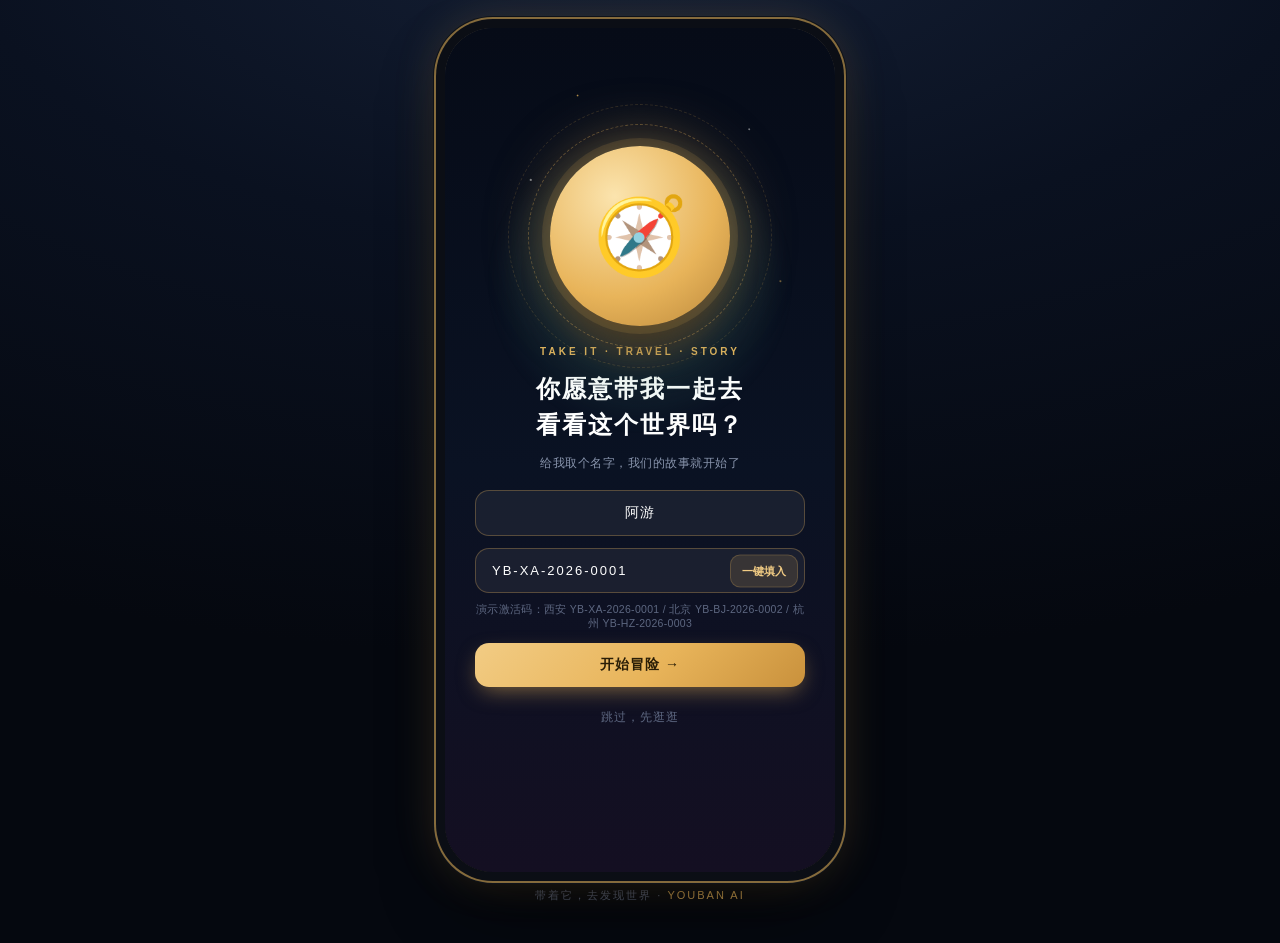
<file: web/c/index.html>
<!DOCTYPE html>
<html lang="zh-CN">
<head>
<meta charset="UTF-8">
<meta name="viewport" content="width=device-width,initial-scale=1,maximum-scale=1,viewport-fit=cover">
<meta name="theme-color" content="#0B1020">
<meta name="description" content="游伴 AI · 带着它，去发现世界。AI 潮玩 × 景区剧本游 × 儿童成长。">
<title>游伴 AI · 旅行潮玩</title>
<link rel="stylesheet" href="app.css">
</head>
<body>

<div class="stage">
  <div class="phone" id="phone">
    <!-- 刘海 + 状态栏（桌面手机外框） -->
    <div class="notch"></div>
    <div class="statusbar">
      <span>9:41</span>
      <span class="sb-right"><span class="bars"><i></i><i></i><i></i><i></i></span>5G<span class="sb-batt"><i></i></span></span>
    </div>

    <!-- ===================== 五大主视图 ===================== -->
    <div class="screens">

      <!-- Tab1 旅伴 · 首页 -->
      <section class="screen active" id="s-home" data-tab="home">
        <div class="view" id="view-home"></div>
      </section>

      <!-- Tab2 探索 · 我的故事地图 -->
      <section class="screen" id="s-explore" data-tab="explore">
        <div class="view" id="view-explore"></div>
      </section>

      <!-- Tab3 对话 · AI 陪伴 -->
      <section class="screen" id="s-chat" data-tab="chat">
        <div class="view" id="view-chat"></div>
      </section>

      <!-- Tab4 剧本 -->
      <section class="screen" id="s-story" data-tab="story">
        <div class="view" id="view-story"></div>
      </section>

      <!-- Tab5 我的 -->
      <section class="screen" id="s-mine" data-tab="mine">
        <div class="view" id="view-mine"></div>
      </section>

    </div>

    <!-- 聊天输入栏（固定在手机底部上方） -->
    <div class="chat-input" id="chatInput">
      <button class="voice" id="btnVoice" title="语音输入" aria-label="语音输入">
        <svg class="ic" style="width:18px;height:18px" viewBox="0 0 24 24"><path d="M12 2a3 3 0 0 0-3 3v7a3 3 0 0 0 6 0V5a3 3 0 0 0-3-3z"/><path d="M19 10v2a7 7 0 0 1-14 0v-2"/><path d="M12 19v3"/></svg>
      </button>
      <button class="locate" id="btnLocate" title="上报位置，触发附近剧情" aria-label="位置上报">
        <svg class="ic" style="width:18px;height:18px" viewBox="0 0 24 24"><circle cx="12" cy="12" r="3"/><path d="M12 2v3M12 19v3M2 12h3M19 12h3"/><circle cx="12" cy="12" r="8"/></svg>
      </button>
      <input type="text" id="chatField" placeholder="和阿游说点什么…" autocomplete="off" maxlength="60">
      <button class="send" id="btnSend" title="发送" aria-label="发送">
        <svg class="ic" style="width:19px;height:19px" viewBox="0 0 24 24"><path d="M22 2 11 13"/><path d="M22 2 15 22l-4-9-9-4z"/></svg>
      </button>
    </div>

    <!-- 底部 Tab -->
    <nav class="tabbar">
      <div class="tab active" data-tab="home">
        <svg class="t-ic ic" viewBox="0 0 24 24"><path d="M3 10.5 12 3l9 7.5"/><path d="M5 9.5V21h14V9.5"/><path d="M9.5 21v-6h5v6"/></svg>
        <span>旅伴</span>
      </div>
      <div class="tab" data-tab="explore">
        <svg class="t-ic ic" viewBox="0 0 24 24"><path d="M3 6.5 9 4l6 2.5L21 4v13.5L15 20l-6-2.5L3 20z"/><path d="M9 4v13.5"/><path d="M15 6.5V20"/></svg>
        <span>探索</span>
      </div>
      <div class="tab center" data-tab="chat">
        <div class="t-ic-wrap"><svg class="t-ic ic" viewBox="0 0 24 24"><path d="M21 11.5a8.4 8.4 0 0 1-8.5 8.5 9 9 0 0 1-3.9-.9L3 21l1.9-5.1A8.4 8.4 0 0 1 4 11.5 8.4 8.4 0 0 1 12.5 3 8.4 8.4 0 0 1 21 11.5z"/></svg></div>
        <span>对话</span>
      </div>
      <div class="tab" data-tab="story">
        <svg class="t-ic ic" viewBox="0 0 24 24"><path d="M4 19.5A2.5 2.5 0 0 1 6.5 17H20"/><path d="M6.5 2H20v20H6.5A2.5 2.5 0 0 1 4 19.5v-15A2.5 2.5 0 0 1 6.5 2z"/><path d="M10 7h6M10 11h4"/></svg>
        <span>剧本</span>
      </div>
      <div class="tab" data-tab="mine">
        <svg class="t-ic ic" viewBox="0 0 24 24"><circle cx="12" cy="8" r="4"/><path d="M4 21a8 8 0 0 1 16 0"/></svg>
        <span>我的</span>
      </div>
    </nav>

    <!-- ===================== 子页面：节点剧情 ===================== -->
    <section class="subpage" id="page-node">
      <div class="navbar">
        <div class="nav-back" id="nodeBack" role="button" aria-label="返回">
          <svg class="ic" style="width:18px;height:18px" viewBox="0 0 24 24"><path d="M15 18l-6-6 6-6"/></svg>
        </div>
        <b id="nodeNavTitle">剧情节点</b>
        <span class="nav-sub" id="nodeNavSub">STORY NODE</span>
      </div>
      <div class="subpage-scroll" id="nodeBody"></div>
    </section>

    <!-- ===================== 子页面：家长模式 · 成长报告 ===================== -->
    <section class="subpage" id="page-parent">
      <div class="navbar">
        <div class="nav-back" id="parentBack" role="button" aria-label="返回">
          <svg class="ic" style="width:18px;height:18px" viewBox="0 0 24 24"><path d="M15 18l-6-6 6-6"/></svg>
        </div>
        <b id="parentNavTitle">家长模式</b>
        <span class="nav-sub" id="parentNavSub">成长报告</span>
      </div>
      <div class="subpage-scroll" id="parentBody"></div>
    </section>

    <!-- ===================== 换装抽屉 ===================== -->
    <div class="drawer-mask" id="drawerMask">
      <div class="drawer">
        <div class="drawer-head">
          <div class="nav-back" id="drawerBack" role="button" aria-label="返回">
            <svg class="ic" style="width:18px;height:18px" viewBox="0 0 24 24"><path d="M15 18l-6-6 6-6"/></svg>
          </div>
          <b>我的潮玩 · 换装</b>
          <i id="drawerSub">装扮</i>
        </div>
        <div class="drawer-body" id="drawerBody"></div>
      </div>
    </div>

    <!-- ===================== 开箱激活引导 ===================== -->
    <div class="onboard" id="onboard">
      <div class="ob-inner">
        <div class="ob-glow"></div>
        <div class="ob-mascot" id="obMascot">🧭</div>
        <div class="ob-kicker">TAKE IT · TRAVEL · STORY</div>
        <h2>你愿意带我一起去<br>看看这个世界吗？</h2>
        <p>给我取个名字，我们的故事就开始了</p>

        <div class="ob-input">
          <input id="obName" type="text" placeholder="给伙伴取名，如「阿游」" maxlength="8" value="阿游">
        </div>
        <div class="ob-input ob-code">
          <input id="obCode" type="text" placeholder="输入潮玩底部的激活码" value="YB-XA-2026-0001" spellcheck="false" autocomplete="off">
          <button type="button" class="ob-fill" id="obFill">一键填入</button>
        </div>
        <div class="ob-hintline">演示激活码：西安 YB-XA-2026-0001 / 北京 YB-BJ-2026-0002 / 杭州 YB-HZ-2026-0003</div>

        <button class="btn-gold" id="obStart">开始冒险 →</button>
        <div class="ob-skip" id="obSkip">跳过，先逛逛</div>
      </div>
    </div>

    <!-- 加载遮罩 -->
    <div id="loading"><div class="ring"></div><p id="loadingText">正在连接阿游…</p></div>

    <!-- Toast -->
    <div id="toast-wrap"></div>

    <!-- 徽章解锁弹窗 -->
    <div class="modal-mask" id="modalMask">
      <div class="badge-pop" id="badgePop"></div>
    </div>
  </div>
</div>

<div class="footer-note">带着它，去发现世界 · <em>YOUBAN AI</em></div>

<script src="app.js"></script>
</body>
</html>
</file>
<file: web/c/app.css>
/* ============================================================================
   游伴 AI (YOUBAN AI) · C 端 H5 样式
   风格：高级潮玩 + 未来旅行 + 儿童探索
   约定：深色卡牌 / 细描边 / 大圆角 16-22px / 金色发光
   ============================================================================ */

/* ---------- 0. 设计令牌 ---------- */
:root{
  /* 品牌色（规范） */
  --night:#0B1020;      /* 深夜蓝 · 页面底色 */
  --warm:#F5F1E8;       /* 暖白 · 主文字 */
  --gold:#E8B45A;       /* 沙金 · 主强调 */
  --gold-l:#F2CC84;     /* 浅沙金 */
  --forest:#4FA08C;     /* 森林绿 · 次强调 */
  --orange:#F0873F;     /* 活力橙 · 警示/热度 */

  /* 派生令牌 */
  --card:rgba(255,255,255,.045);
  --card-2:rgba(255,255,255,.08);
  --line:1px solid rgba(255,255,255,.07);
  --gold-line:1px solid rgba(232,180,90,.22);
  --sub:#8894AC;
  --sub-2:#5D6780;
  --violet:#8A7BD8;
  --txt:#EDE9E0;
  --dark-ink:#2A1E07;

  --ff:-apple-system,BlinkMacSystemFont,"PingFang SC","Hiragino Sans GB","Microsoft YaHei",sans-serif;
  --ff-t:"STKaiti","KaiTi","Songti SC","PingFang SC",serif;
  --ease:cubic-bezier(.22,1,.36,1);

  --glow-gold:0 0 40px rgba(232,180,90,.25);
  --glow-gold-s:0 8px 22px -6px rgba(232,180,90,.55);
  --glow-forest:0 0 18px rgba(79,160,140,.6);
}

*{margin:0;padding:0;box-sizing:border-box;-webkit-tap-highlight-color:transparent}
html,body{width:100%}
body{
  font-family:var(--ff);color:var(--warm);
  background:radial-gradient(120% 80% at 50% -10%,#152036 0%,#0A1120 45%,#05080F 100%);
  min-height:100vh;padding:28px 16px 40px;
  display:flex;flex-direction:column;align-items:center;gap:16px;
}
button,input,textarea{font-family:var(--ff);color:inherit}
img{max-width:100%}

/* ---------- 1. 手机外框（桌面） ---------- */
.stage{position:relative;width:390px;margin:0 auto;flex:none}
.phone{
  position:relative;width:390px;height:844px;border-radius:48px;overflow:hidden;
  background:linear-gradient(180deg,#0B1220 0%,#080D19 100%);
  box-shadow:
    0 0 0 9px #0B0E15,
    0 0 0 11px rgba(232,180,90,.55),
    0 0 0 12px #0e1219,
    0 0 46px 6px rgba(232,180,90,.20),
    0 34px 70px -12px rgba(0,0,0,.85),
    inset 0 0 0 1px rgba(255,255,255,.04);
}
.notch{position:absolute;top:11px;left:50%;transform:translateX(-50%);width:112px;height:26px;background:#04060B;border-radius:16px;z-index:90}
.statusbar{
  position:absolute;top:0;left:0;right:0;height:47px;z-index:80;
  display:flex;align-items:center;justify-content:space-between;padding:14px 26px 0;
  font-size:13px;font-weight:600;color:#fff;pointer-events:none;letter-spacing:.4px;
}
.sb-right{display:flex;align-items:center;gap:5px;font-size:11px;letter-spacing:1px;opacity:.95}
.sb-right .bars{display:flex;align-items:flex-end;gap:2px}
.sb-right .bars i{display:block;width:2.5px;background:#fff;border-radius:1px}
.sb-right .bars i:nth-child(1){height:4px}
.sb-right .bars i:nth-child(2){height:6px}
.sb-right .bars i:nth-child(3){height:8px}
.sb-right .bars i:nth-child(4){height:10px}
.sb-batt{width:20px;height:10px;border:1.4px solid rgba(255,255,255,.9);border-radius:3px;position:relative;margin-left:3px}
.sb-batt::after{content:"";position:absolute;right:-3px;top:50%;transform:translateY(-50%);width:2px;height:4px;background:rgba(255,255,255,.9);border-radius:0 1px 1px 0}
.sb-batt i{position:absolute;left:1.4px;top:1.4px;bottom:1.4px;width:70%;background:#fff;border-radius:1px}

/* ---------- 2. 屏幕与滚动 ---------- */
.screens{position:absolute;inset:0;z-index:10}
.screen{
  position:absolute;inset:0;display:none;flex-direction:column;
  padding:47px 18px 98px;overflow-y:auto;overscroll-behavior:contain;
}
.screen.active{display:flex}
.screen::-webkit-scrollbar{display:none}
.view{display:flex;flex-direction:column;min-height:100%}
.screen.active .view>*{animation:fadeUp .5s var(--ease) both}
.screen.active .view>*:nth-child(1){animation-delay:.02s}
.screen.active .view>*:nth-child(2){animation-delay:.06s}
.screen.active .view>*:nth-child(3){animation-delay:.10s}
.screen.active .view>*:nth-child(4){animation-delay:.14s}
.screen.active .view>*:nth-child(5){animation-delay:.18s}
.screen.active .view>*:nth-child(6){animation-delay:.22s}
.screen.active .view>*:nth-child(n+7){animation-delay:.26s}

/* ---------- 3. 通用组件 ---------- */
.sec{margin-top:18px}
.sec-title{display:flex;align-items:center;justify-content:space-between;margin-bottom:11px}
.sec-title b{font-size:15px;font-weight:600;letter-spacing:.3px;color:#fff}
.sec-title b::before{content:"";display:inline-block;width:3px;height:13px;background:var(--gold);border-radius:2px;margin-right:8px;vertical-align:-1px}
.sec-title span{font-size:11px;color:var(--sub)}
.card{background:var(--card);border:var(--line);border-radius:18px}
.card-pad{padding:14px}
.btn-gold{
  display:inline-flex;align-items:center;justify-content:center;gap:6px;width:100%;
  background:linear-gradient(135deg,var(--gold-l),var(--gold) 55%,#C9913C);color:var(--dark-ink);
  font-size:14px;font-weight:700;letter-spacing:1px;border:none;border-radius:14px;padding:13px;
  box-shadow:var(--glow-gold-s);cursor:pointer;transition:transform .25s var(--ease),filter .25s;
}
.btn-gold:active{transform:scale(.97)}
.btn-gold[disabled]{filter:grayscale(.45) brightness(.85);cursor:default;box-shadow:none}
.btn-ghost{
  display:inline-flex;align-items:center;justify-content:center;gap:6px;width:100%;
  background:rgba(232,180,90,.08);border:var(--gold-line);color:var(--gold-l);
  font-size:13px;font-weight:600;border-radius:14px;padding:12px;cursor:pointer;transition:.25s var(--ease);
}
.btn-ghost:active{transform:scale(.97);background:rgba(232,180,90,.16)}
.btn-sm{width:auto;padding:8px 14px;font-size:12px;border-radius:11px}
svg.ic{width:20px;height:20px;stroke:currentColor;fill:none;stroke-width:1.8;stroke-linecap:round;stroke-linejoin:round}
.muted{color:var(--sub);font-size:11.5px;line-height:1.6}
.empty-note{font-size:12px;color:var(--sub);text-align:center;padding:22px 10px;line-height:1.7}

/* 骨架屏 */
.sk{position:relative;overflow:hidden;background:rgba(255,255,255,.05);border-radius:14px}
.sk::after{content:"";position:absolute;inset:0;transform:translateX(-100%);
  background:linear-gradient(90deg,transparent,rgba(232,180,90,.14),transparent);animation:shimmer 1.3s infinite}
.sk-line{height:12px;margin-bottom:9px}
.sk-card{height:86px;margin-bottom:11px;border-radius:18px}
.sk-hero{height:250px;border-radius:22px;margin-bottom:16px}
.sk-row{display:grid;grid-template-columns:repeat(4,1fr);gap:10px;margin-bottom:14px}
.sk-row .sk{height:78px}

/* 金色脉冲点 loading */
.loading-line{display:flex;align-items:center;justify-content:center;gap:7px;padding:16px 0;color:var(--gold-l);font-size:12px}
.pulse-dots i{display:inline-block;width:6px;height:6px;margin:0 2px;border-radius:50%;background:var(--gold);animation:blink 1.1s infinite}
.pulse-dots i:nth-child(2){animation-delay:.16s}
.pulse-dots i:nth-child(3){animation-delay:.32s}

/* 错误态（不允许白屏） */
.err-box{
  margin:26px 4px;padding:24px 18px;border-radius:20px;text-align:center;
  background:linear-gradient(135deg,rgba(240,135,63,.12),rgba(255,255,255,.03));
  border:1px solid rgba(240,135,63,.3);
}
.err-box .e-ic{font-size:30px;filter:drop-shadow(0 0 12px rgba(240,135,63,.5))}
.err-box b{display:block;margin:10px 0 6px;font-size:14px;color:#FFE3CE}
.err-box p{font-size:12px;color:var(--sub);line-height:1.7;margin-bottom:15px;word-break:break-all}

/* Toast */
#toast-wrap{position:absolute;left:0;right:0;bottom:118px;z-index:130;display:flex;flex-direction:column;align-items:center;gap:8px;pointer-events:none}
.toast{
  max-width:286px;background:rgba(20,26,44,.97);border:var(--gold-line);color:var(--gold-l);
  font-size:12.5px;padding:11px 18px;border-radius:14px;text-align:center;line-height:1.55;
  box-shadow:0 10px 30px -8px rgba(0,0,0,.85);animation:toastIn .35s var(--ease) both;
}
.toast.err{border-color:rgba(240,135,63,.5);color:#FFD3B4;background:rgba(40,22,14,.97)}
.toast.out{animation:toastOut .3s var(--ease) both}

/* 全屏 loading 遮罩 */
#loading{position:absolute;inset:0;z-index:110;display:none;align-items:center;justify-content:center;flex-direction:column;gap:14px;
  background:rgba(6,10,20,.72);backdrop-filter:blur(6px)}
#loading.show{display:flex}
#loading .ring{width:52px;height:52px;border-radius:50%;border:2px solid rgba(232,180,90,.2);border-top-color:var(--gold);animation:spin .9s linear infinite}
#loading p{font-size:12px;color:var(--gold-l);letter-spacing:1px}

/* 子页面（页内导航） */
.subpage{
  position:absolute;inset:0;z-index:74;display:none;flex-direction:column;
  background:linear-gradient(180deg,#0A1020 0%,#070B16 100%);
}
.subpage.show{display:flex;animation:slideIn .42s var(--ease) both}
.navbar{
  flex:none;height:100px;padding:47px 16px 0;display:flex;align-items:center;gap:10px;
  background:linear-gradient(180deg,rgba(10,16,32,.98),rgba(10,16,32,.72));
  backdrop-filter:blur(14px);border-bottom:1px solid rgba(255,255,255,.05);
}
.nav-back{
  width:36px;height:36px;border-radius:12px;background:var(--card);border:var(--line);
  display:flex;align-items:center;justify-content:center;color:var(--warm);cursor:pointer;flex:none;
}
.nav-back:active{transform:scale(.94)}
.navbar b{font-size:14.5px;font-weight:600;letter-spacing:.5px}
.navbar .nav-sub{font-size:10.5px;color:var(--sub);margin-left:auto;letter-spacing:.5px}
.subpage-scroll{flex:1;overflow-y:auto;padding:16px 18px 30px;overscroll-behavior:contain}
.subpage-scroll::-webkit-scrollbar{display:none}

/* 底部抽屉 */
.drawer-mask{position:absolute;inset:0;z-index:120;background:rgba(4,7,14,.72);backdrop-filter:blur(4px);display:none;align-items:flex-end}
.drawer-mask.show{display:flex;animation:fadeIn .3s ease both}
.drawer{
  width:100%;max-height:78%;border-radius:24px 24px 0 0;display:flex;flex-direction:column;
  background:linear-gradient(180deg,#101830,#0A1020);border-top:var(--gold-line);
  box-shadow:var(--glow-gold);animation:drawerUp .42s var(--ease) both;
}
.drawer-head{padding:16px 18px 12px;display:flex;align-items:center;gap:10px;border-bottom:1px solid rgba(255,255,255,.06)}
.drawer-head b{font-size:14.5px}
.drawer-head i{font-style:normal;font-size:10.5px;color:var(--sub);margin-left:auto}
.drawer-body{padding:16px 18px 26px;overflow-y:auto}
.drawer-body::-webkit-scrollbar{display:none}

/* 徽章解锁弹窗 */
.modal-mask{position:absolute;inset:0;z-index:140;display:none;align-items:center;justify-content:center;padding:0 34px;
  background:rgba(4,7,14,.82);backdrop-filter:blur(6px)}
.modal-mask.show{display:flex;animation:fadeIn .3s ease both}
.badge-pop{
  width:100%;border-radius:24px;padding:26px 20px 20px;text-align:center;position:relative;overflow:hidden;
  background:
    radial-gradient(circle at 50% 0%,rgba(232,180,90,.34),transparent 62%),
    linear-gradient(135deg,rgba(43,32,64,.96),rgba(14,20,38,.98));
  border:var(--gold-line);box-shadow:var(--glow-gold);
}
.badge-pop .kicker{font-size:10px;letter-spacing:3px;color:var(--gold);font-weight:600}
.badge-pop .b-emoji{
  width:104px;height:104px;margin:14px auto;border-radius:50%;display:flex;align-items:center;justify-content:center;
  font-size:48px;background:radial-gradient(circle at 38% 30%,#FBE4AE,var(--gold) 62%,#B9863A);
  box-shadow:0 0 0 6px rgba(232,180,90,.16),0 0 42px rgba(232,180,90,.7);
  animation:badgeIn .8s var(--ease) both;
}
.badge-pop h3{font-family:var(--ff-t);font-size:22px;letter-spacing:3px;color:#fff}
.badge-pop p{font-size:12px;color:var(--sub);margin:9px 0 18px;line-height:1.7}
.badge-pop .rays{position:absolute;inset:-40% -40% auto;height:280px;
  background:conic-gradient(from 0deg,transparent 0 8deg,rgba(232,180,90,.20) 8deg 14deg,transparent 14deg 30deg);
  animation:spin 22s linear infinite;pointer-events:none;opacity:.7}

/* 粒子 & 成长值飘字 */
.particles{position:absolute;inset:0;pointer-events:none;overflow:hidden}
.particles i{position:absolute;bottom:6%;width:6px;height:6px;border-radius:50%;
  background:radial-gradient(circle,var(--gold-l),var(--gold));box-shadow:0 0 10px rgba(232,180,90,.9);
  animation:rise 1.7s var(--ease) both}
.gain-float{position:absolute;left:50%;bottom:38%;transform:translateX(-50%);display:flex;flex-direction:column;gap:6px;align-items:center;pointer-events:none;z-index:1}
.gain-float span{
  font-size:14px;font-weight:700;color:var(--gold-l);text-shadow:0 0 16px rgba(232,180,90,.9);
  animation:gainUp 1.8s var(--ease) both;white-space:nowrap;
}

/* ---------- 4. 底部 Tab ---------- */
.tabbar{
  position:absolute;left:0;right:0;bottom:0;height:84px;z-index:70;
  display:flex;align-items:flex-start;justify-content:space-around;padding:9px 8px 0;
  background:linear-gradient(180deg,rgba(8,13,26,.65),rgba(6,10,20,.97) 45%);
  backdrop-filter:blur(18px);border-top:1px solid rgba(255,255,255,.06);
}
.tab{display:flex;flex-direction:column;align-items:center;gap:4px;width:60px;padding-top:6px;cursor:pointer;color:var(--sub-2);transition:.25s var(--ease)}
.tab .t-ic{width:24px;height:24px}
.tab span{font-size:10px;letter-spacing:.5px;font-weight:500}
.tab.active{color:var(--gold)}
.tab.active .t-ic{filter:drop-shadow(0 0 6px rgba(232,180,90,.7))}
.tab.center{position:relative;top:-20px;width:66px}
.tab.center .t-ic-wrap{
  width:56px;height:56px;border-radius:50%;
  background:radial-gradient(circle at 35% 30%,#FBE4AE,var(--gold) 60%,#B9863A);
  display:flex;align-items:center;justify-content:center;
  box-shadow:0 0 0 5px rgba(8,13,26,.92),0 0 0 6px rgba(232,180,90,.35),0 12px 24px -6px rgba(232,180,90,.6);
  transition:transform .3s var(--ease);
}
.tab.center:active .t-ic-wrap{transform:scale(.94)}
.tab.center .t-ic{width:27px;height:27px;stroke:var(--dark-ink);stroke-width:2}
.tab.center span{color:var(--gold);margin-top:2px}

/* ---------- 5. 开箱激活引导 ---------- */
.onboard{
  position:absolute;inset:0;z-index:120;display:flex;align-items:center;justify-content:center;overflow:hidden;
  background:
    radial-gradient(1.6px 1.6px at 22% 18%,rgba(255,255,255,.7),transparent),
    radial-gradient(1.4px 1.4px at 78% 12%,rgba(255,255,255,.6),transparent),
    radial-gradient(1.6px 1.6px at 64% 26%,rgba(255,255,255,.5),transparent),
    radial-gradient(1.4px 1.4px at 34% 8%,rgba(232,180,90,.8),transparent),
    radial-gradient(1.5px 1.5px at 86% 30%,rgba(232,180,90,.6),transparent),
    linear-gradient(180deg,#060B17 0%,#0A1223 52%,#140F22 100%);
  transition:opacity .5s var(--ease),transform .5s var(--ease);
}
.onboard.hide{opacity:0;pointer-events:none;transform:scale(1.05)}
.ob-inner{position:relative;width:100%;padding:0 30px 30px;display:flex;flex-direction:column;align-items:center;text-align:center}
.ob-glow{position:absolute;top:-2%;width:310px;height:310px;border-radius:50%;
  background:radial-gradient(circle,rgba(232,180,90,.4),rgba(79,160,140,.12) 44%,transparent 68%);
  filter:blur(6px);animation:glowpulse 4.5s ease-in-out infinite;pointer-events:none}
.ob-mascot{
  position:relative;width:180px;height:180px;margin-top:8px;border-radius:50%;
  display:flex;align-items:center;justify-content:center;font-size:76px;
  background:radial-gradient(circle at 36% 28%,#FBE4AE,var(--gold) 58%,#B9863A 100%);
  box-shadow:0 0 0 8px rgba(232,180,90,.13),0 0 60px rgba(232,180,90,.5),0 26px 40px -18px rgba(0,0,0,.9);
  animation:floaty 6s ease-in-out infinite;
}
.ob-mascot::after{content:"";position:absolute;inset:-22px;border-radius:50%;border:1px dashed rgba(232,180,90,.34);animation:spin 26s linear infinite}
.ob-mascot::before{content:"";position:absolute;inset:-42px;border-radius:50%;border:1px dashed rgba(232,180,90,.16)}
.ob-kicker{font-size:10px;letter-spacing:3px;color:var(--gold);margin:20px 0 14px;font-weight:600}
.ob-inner h2{font-family:var(--ff-t);font-size:24px;line-height:1.5;color:#fff;letter-spacing:2px;font-weight:700}
.ob-inner>p{font-size:12px;color:var(--sub);margin:12px 0 18px;letter-spacing:.5px}
.ob-input{width:100%;margin-bottom:12px;position:relative}
.ob-input input{
  width:100%;background:rgba(255,255,255,.06);border:1px solid rgba(232,180,90,.3);border-radius:14px;
  padding:14px 16px;color:#fff;font-size:14px;text-align:center;outline:none;letter-spacing:1px;transition:.25s var(--ease);
}
.ob-input input:focus{border-color:var(--gold);box-shadow:0 0 0 3px rgba(232,180,90,.14)}
.ob-input input::placeholder{color:var(--sub-2);letter-spacing:.5px}
.ob-code input{font-size:13px;letter-spacing:2px;padding-right:96px;text-align:left}
.ob-code .ob-fill{
  position:absolute;right:7px;top:50%;transform:translateY(-50%);
  background:rgba(232,180,90,.14);border:var(--gold-line);color:var(--gold-l);
  font-size:11px;font-weight:600;padding:8px 11px;border-radius:10px;cursor:pointer;
}
.ob-code .ob-fill:active{background:rgba(232,180,90,.26)}
.ob-hintline{font-size:10.5px;color:var(--sub-2);margin:-2px 0 12px;letter-spacing:.3px}
.ob-skip{margin-top:16px;font-size:12px;color:var(--sub-2);letter-spacing:1px;cursor:pointer;padding:6px 12px}
.ob-skip:active{color:var(--sub)}

/* ---------- 6. 旅伴首页 ---------- */
.hero-top{display:flex;align-items:flex-start;justify-content:space-between;padding-top:6px;gap:10px}
.loc{display:flex;gap:9px;align-items:center;min-width:0}
.loc-dot{width:9px;height:9px;border-radius:50%;background:var(--forest);box-shadow:0 0 0 4px rgba(79,160,140,.18);animation:glowpulse 2.4s ease-in-out infinite;flex:none}
.loc b{display:block;font-size:15px;color:#fff;font-weight:600;letter-spacing:.3px;white-space:nowrap;overflow:hidden;text-overflow:ellipsis}
.loc i{display:block;font-style:normal;font-size:11px;color:var(--sub);margin-top:3px}
.ic-btn{width:38px;height:38px;border-radius:12px;background:var(--card);border:1px solid rgba(255,255,255,.08);display:flex;align-items:center;justify-content:center;color:var(--sub);position:relative;cursor:pointer;flex:none}
.ic-btn .dot{position:absolute;top:8px;right:9px;width:7px;height:7px;border-radius:50%;background:var(--orange);box-shadow:0 0 0 2px #0D1424}

.mascot-wrap{position:relative;height:300px;margin-top:6px;display:flex;align-items:center;justify-content:center}
.halo{position:absolute;width:280px;height:280px;border-radius:50%;
  background:radial-gradient(circle,rgba(232,180,90,.32) 0%,rgba(79,160,140,.12) 42%,transparent 68%);
  filter:blur(6px);animation:glowpulse 4s ease-in-out infinite}
.halo-2{position:absolute;width:216px;height:216px;border-radius:50%;border:1px dashed rgba(232,180,90,.26);animation:spin 40s linear infinite}
.halo-2::after{content:"";position:absolute;inset:20px;border-radius:50%;border:1px dashed rgba(232,180,90,.15)}
.mascot{
  position:relative;width:158px;height:158px;border-radius:50%;display:flex;align-items:center;justify-content:center;
  font-size:66px;background:radial-gradient(circle at 36% 28%,#FBE4AE,var(--gold) 58%,#B9863A 100%);
  box-shadow:0 0 0 7px rgba(232,180,90,.14),0 0 52px rgba(232,180,90,.5),0 24px 34px -16px rgba(0,0,0,.85);
  animation:floaty 5.5s ease-in-out infinite;
}
.mascot::after{content:"";position:absolute;inset:-16px;border-radius:50%;border:1px solid rgba(232,180,90,.28)}
.mascot .m-emoji{position:relative;z-index:2;filter:drop-shadow(0 6px 10px rgba(0,0,0,.35))}
.mascot .m-glint{position:absolute;top:14%;left:22%;width:32px;height:22px;border-radius:50%;background:rgba(255,255,255,.5);filter:blur(7px)}
.speech{
  position:absolute;top:2px;right:-2px;max-width:176px;
  background:linear-gradient(135deg,rgba(255,255,255,.13),rgba(255,255,255,.06));
  border:1px solid rgba(232,180,90,.28);border-radius:16px 16px 4px 16px;
  padding:10px 13px;font-size:12.5px;line-height:1.55;color:#FBF7EE;
  backdrop-filter:blur(10px);box-shadow:0 8px 22px -10px rgba(0,0,0,.7);animation:fadeUp .6s var(--ease) both;
}
.name-badge{display:flex;align-items:center;justify-content:center;gap:10px;margin-top:-6px}
.name-badge b{font-family:var(--ff-t);font-size:23px;color:#fff;letter-spacing:3px}
.name-badge .lv{font-size:11px;color:var(--dark-ink);font-weight:700;background:linear-gradient(135deg,var(--gold-l),var(--gold));padding:4px 11px;border-radius:20px;letter-spacing:.5px}
.status-pill{text-align:center;font-size:12px;color:var(--gold-l);margin-top:11px;background:rgba(232,180,90,.08);border:var(--gold-line);border-radius:20px;padding:8px 16px;width:fit-content;margin-inline:auto;line-height:1.5}

.main-card{
  position:relative;overflow:hidden;border-radius:20px;padding:18px;
  background:linear-gradient(135deg,rgba(43,32,64,.85),rgba(18,24,44,.92));
  border:1px solid rgba(232,180,90,.22);box-shadow:0 16px 34px -18px rgba(0,0,0,.9);
}
.main-card::before{content:"";position:absolute;top:-40%;right:-14%;width:170px;height:170px;border-radius:50%;background:radial-gradient(circle,rgba(232,180,90,.3),transparent 70%)}
.mc-tag{font-size:11px;color:var(--gold);letter-spacing:2px;font-weight:600;position:relative}
.mc-title{font-family:var(--ff-t);font-size:27px;color:#fff;letter-spacing:4px;margin:5px 0 3px;position:relative}
.mc-sub{font-size:12px;color:var(--sub);position:relative}
.prog{height:6px;border-radius:6px;background:rgba(255,255,255,.1);margin:14px 0 15px;overflow:hidden;position:relative}
.prog i{display:block;height:100%;border-radius:6px;background:linear-gradient(90deg,var(--forest),var(--gold),var(--gold-l));box-shadow:0 0 10px rgba(232,180,90,.7);transition:width .8s var(--ease)}
.prog-row{display:flex;justify-content:space-between;font-size:11px;color:var(--sub);margin:-9px 0 13px;position:relative}

.quick{display:grid;grid-template-columns:repeat(4,1fr);gap:10px}
.qi{background:var(--card);border:var(--line);border-radius:16px;padding:13px 4px 11px;display:flex;flex-direction:column;align-items:center;gap:7px;cursor:pointer;transition:.2s var(--ease)}
.qi:active{transform:scale(.95);background:var(--card-2)}
.qi .qi-ic{width:38px;height:38px;border-radius:12px;display:flex;align-items:center;justify-content:center;background:rgba(232,180,90,.1);color:var(--gold)}
.qi small{font-size:10.5px;color:#C8CEDD;letter-spacing:.3px}

.sp-item{display:flex;gap:12px;align-items:center;padding:12px;border-radius:16px;background:var(--card);border:var(--line);margin-bottom:10px;cursor:pointer;transition:.2s var(--ease)}
.sp-item:active{background:var(--card-2);transform:scale(.99)}
.sp-cover{width:52px;height:52px;border-radius:13px;flex:none;display:flex;align-items:center;justify-content:center;font-size:23px;background:linear-gradient(135deg,#22304f,#16203a);border:1px solid rgba(232,180,90,.2)}
.sp-body{flex:1;min-width:0}
.sp-body b{display:block;font-size:13.5px;color:#fff;font-weight:600;white-space:nowrap;overflow:hidden;text-overflow:ellipsis}
.sp-body p{font-size:11px;color:var(--sub);margin-top:4px;white-space:nowrap;overflow:hidden;text-overflow:ellipsis}
.sp-dist{font-size:10.5px;color:var(--forest);flex:none;font-weight:600}
.sp-tag{font-size:9.5px;color:var(--gold-l);border:var(--gold-line);border-radius:20px;padding:2px 8px;flex:none}

/* ---------- 7. 探索 · 故事地图 ---------- */
.ex-hero{display:flex;align-items:flex-end;justify-content:space-between;padding-top:4px;gap:12px}
.ex-title{font-family:var(--ff-t);font-size:23px;letter-spacing:3px;color:#fff}
.ex-title small{display:block;font-family:var(--ff);font-size:11.5px;color:var(--sub);letter-spacing:.5px;margin-top:7px;line-height:1.5}
.ex-ring{width:60px;height:60px;flex:none;position:relative;display:flex;align-items:center;justify-content:center}
.ex-ring svg{position:absolute;inset:0;transform:rotate(-90deg)}
.ex-ring svg circle.trk{transition:stroke-dasharray 1s var(--ease)}
.ex-ring span{font-size:12px;font-weight:700;color:var(--gold)}
.ex-map{
  position:relative;height:392px;margin-top:14px;border-radius:22px;overflow:hidden;
  border:1px solid rgba(232,180,90,.2);background:#0A1223;box-shadow:inset 0 0 70px rgba(0,0,0,.75),var(--glow-gold);
}
.ex-map .veil{position:absolute;inset:0;background:radial-gradient(circle at 50% 40%,rgba(5,9,18,.28),rgba(5,9,18,.84) 84%);pointer-events:none}
.map-grid{position:absolute;inset:0;pointer-events:none;opacity:.5}
.map-label{position:absolute;left:14px;bottom:12px;font-size:9.5px;letter-spacing:3px;color:rgba(232,180,90,.6);pointer-events:none}
.map-links{position:absolute;inset:0;width:100%;height:100%;pointer-events:none}
.map-links path{fill:none;stroke:url(#linkGrad);stroke-width:1.6;stroke-linecap:round;stroke-dasharray:5 6;opacity:.85;animation:dash 14s linear infinite}
.node{position:absolute;transform:translate(-50%,-50%);display:flex;flex-direction:column;align-items:center;gap:5px;cursor:pointer;z-index:3}
.node .pin{
  width:34px;height:34px;border-radius:50%;display:flex;align-items:center;justify-content:center;font-size:15px;
  background:linear-gradient(135deg,#22304f,#16203a);border:1.5px solid rgba(255,255,255,.22);color:#7d8aa6;
  transition:transform .25s var(--ease);
}
.node:active .pin{transform:scale(.9)}
.node.done .pin{background:linear-gradient(135deg,var(--gold-l),var(--gold));border-color:var(--gold-l);color:var(--dark-ink);box-shadow:0 0 16px rgba(232,180,90,.75)}
.node.now .pin{background:linear-gradient(135deg,var(--forest),#2E7A66);border-color:#7FD3BE;color:#fff;box-shadow:0 0 0 5px rgba(79,160,140,.22),0 0 18px rgba(79,160,140,.85);animation:glowpulse 2s ease-in-out infinite}
.node.now::before{content:"";position:absolute;top:0;width:34px;height:34px;border-radius:50%;border:1.5px solid rgba(127,211,190,.7);animation:pulseRing 2.2s ease-out infinite}
.node small{font-size:9.5px;color:#C4D2E3;background:rgba(6,10,20,.72);padding:2px 7px;border-radius:8px;white-space:nowrap;border:1px solid rgba(255,255,255,.08)}
.node.locked{opacity:.62}
.ex-stat{display:grid;grid-template-columns:repeat(3,1fr);gap:10px;margin-top:16px}
.ex-stat div{background:var(--card);border:var(--line);border-radius:15px;padding:13px 6px;text-align:center}
.ex-stat b{font-size:20px;color:var(--gold)}
.ex-stat span{display:block;font-size:10px;color:var(--sub);margin-top:5px}
.city-card{display:flex;gap:12px;padding:13px;border-radius:16px;background:var(--card);border:var(--line);margin-bottom:10px;align-items:center;cursor:pointer;transition:.2s var(--ease)}
.city-card:active{background:var(--card-2);transform:scale(.99)}
.cc-emoji{width:48px;height:48px;border-radius:13px;background:linear-gradient(135deg,#22304f,#16203a);display:flex;align-items:center;justify-content:center;font-size:22px;border:1px solid rgba(232,180,90,.22);flex:none}
.cc-b{flex:1;min-width:0}
.cc-b b{font-size:13.5px;color:#fff}
.cc-b p{font-size:11px;color:var(--sub);margin-top:5px;white-space:nowrap;overflow:hidden;text-overflow:ellipsis}
.cc-b .bar-mini{margin-top:8px}
.pill-done{font-size:10px;color:var(--dark-ink);background:linear-gradient(135deg,var(--gold-l),var(--gold));padding:4px 9px;border-radius:20px;font-weight:700;flex:none}
.pill-now{font-size:10px;color:#fff;background:linear-gradient(135deg,var(--forest),#2E7A66);padding:4px 9px;border-radius:20px;font-weight:700;flex:none}
.pill-lock{font-size:10px;color:var(--sub);border:1px solid rgba(255,255,255,.16);padding:4px 9px;border-radius:20px;flex:none}

/* ---------- 8. AI 对话 ---------- */
.chat-head{display:flex;align-items:center;gap:11px;padding:6px 0 15px;border-bottom:1px solid rgba(255,255,255,.06)}
.chat-head .ch-ava{
  width:46px;height:46px;border-radius:15px;flex:none;display:flex;align-items:center;justify-content:center;font-size:24px;
  background:radial-gradient(circle at 36% 28%,#FBE4AE,var(--gold) 60%,#B9863A);border:1px solid rgba(232,180,90,.5);
  box-shadow:0 0 20px rgba(232,180,90,.4);
}
.chat-head .ch-b{min-width:0}
.chat-head .ch-b b{font-size:14.5px;color:#fff;display:block}
.chat-head .ch-b i{font-style:normal;font-size:11px;color:var(--forest);display:flex;align-items:center;gap:5px;margin-top:4px}
.chat-head .ch-b i::before{content:"";width:6px;height:6px;border-radius:50%;background:var(--forest);box-shadow:0 0 8px var(--forest);flex:none;animation:glowpulse 2s ease-in-out infinite}
.chat-head .ch-tag{margin-left:auto;font-size:10px;color:var(--gold-l);border:var(--gold-line);background:rgba(232,180,90,.07);padding:5px 10px;border-radius:20px;flex:none;white-space:nowrap}
.chat-body{padding:18px 0 64px;display:flex;flex-direction:column;gap:15px}
.msg{max-width:80%;font-size:13px;line-height:1.62;padding:11px 14px;border-radius:16px;animation:fadeUp .4s var(--ease) both;word-break:break-word}
.msg.ai{align-self:flex-start;background:linear-gradient(135deg,rgba(255,255,255,.11),rgba(255,255,255,.05));border:1px solid rgba(232,180,90,.22);color:#F4EFE4;border-bottom-left-radius:4px}
.msg.me{align-self:flex-end;background:linear-gradient(135deg,var(--gold-l),var(--gold));color:var(--dark-ink);border-bottom-right-radius:4px;font-weight:600}
.msg.sys{align-self:center;font-size:10.5px;color:var(--sub);background:rgba(255,255,255,.04);border:var(--line);border-radius:20px;padding:6px 14px;max-width:90%}
.msg .tm{display:block;font-size:9px;color:var(--sub-2);margin-top:5px;font-weight:400}
.msg.me .tm{color:rgba(42,30,7,.55)}
.msg-card{
  align-self:flex-start;max-width:86%;padding:14px;border-radius:16px;border-bottom-left-radius:4px;
  background:linear-gradient(135deg,rgba(43,32,64,.92),rgba(18,24,44,.96));border:1px solid rgba(232,180,90,.32);
  animation:fadeUp .4s var(--ease) both;
}
.msg-card .mck{font-size:10px;letter-spacing:1.5px;color:var(--gold)}
.msg-card .mct{font-family:var(--ff-t);font-size:17px;color:#fff;letter-spacing:2px;margin:5px 0 4px}
.msg-card .mcs{font-size:11px;color:var(--sub);line-height:1.6}
.msg-card .mcb{margin-top:11px;font-size:11.5px;font-weight:700;color:var(--dark-ink);background:linear-gradient(135deg,var(--gold-l),var(--gold));padding:9px;border-radius:10px;text-align:center;cursor:pointer;transition:.2s var(--ease)}
.msg-card .mcb:active{transform:scale(.97)}
.msg-card .mcb.done{background:rgba(79,160,140,.22);color:#B7EFE0;border:1px solid rgba(79,160,140,.5)}
.chips{display:flex;gap:8px;overflow-x:auto;padding:4px 0 10px}
.chips::-webkit-scrollbar{display:none}
.chip{flex:none;font-size:11.5px;color:var(--gold-l);background:rgba(232,180,90,.08);border:var(--gold-line);border-radius:20px;padding:8px 14px;cursor:pointer;transition:.2s var(--ease);white-space:nowrap}
.chip:active{background:rgba(232,180,90,.2);transform:scale(.97)}
.chip.ghost{color:#9FE3D2;border-color:rgba(79,160,140,.4);background:rgba(79,160,140,.1)}
.chat-input{
  position:absolute;left:16px;right:16px;bottom:96px;display:none;gap:9px;align-items:center;
  background:rgba(13,20,36,.97);border:1px solid rgba(255,255,255,.1);border-radius:26px;padding:7px 8px 7px 15px;z-index:25;
  box-shadow:0 12px 30px -12px rgba(0,0,0,.9);
}
.chat-input input{flex:1;background:none;border:none;outline:none;color:#fff;font-size:13px;min-width:0}
.chat-input.show{display:flex}
.chat-input input::placeholder{color:var(--sub-2)}
.chat-input .voice,.chat-input .locate{width:36px;height:36px;border-radius:50%;background:var(--card);color:var(--sub);display:flex;align-items:center;justify-content:center;flex:none;border:none;cursor:pointer;transition:.2s var(--ease)}
.chat-input .locate{color:var(--forest);background:rgba(79,160,140,.12)}
.chat-input .voice:active,.chat-input .locate:active{transform:scale(.92)}
.chat-input .send{width:38px;height:38px;border-radius:50%;background:linear-gradient(135deg,var(--gold-l),var(--gold));color:var(--dark-ink);display:flex;align-items:center;justify-content:center;flex:none;border:none;cursor:pointer;transition:.2s var(--ease)}
.chat-input .send:active{transform:scale(.92)}
.typing{display:flex;gap:4px;align-items:center;align-self:flex-start;background:rgba(255,255,255,.08);border:1px solid rgba(232,180,90,.2);border-radius:16px;padding:12px 15px}
.typing i{width:6px;height:6px;border-radius:50%;background:var(--gold);animation:blink 1.1s infinite}
.typing i:nth-child(2){animation-delay:.16s}
.typing i:nth-child(3){animation-delay:.32s}

/* ---------- 9. 剧本 ---------- */
.story-top{position:relative;overflow:hidden;border-radius:20px;padding:19px;background:linear-gradient(135deg,#2A1F46 0%,#141B32 72%);border:1px solid rgba(232,180,90,.24)}
.story-top::before{content:"";position:absolute;top:-30%;right:-12%;width:180px;height:180px;border-radius:50%;background:radial-gradient(circle,rgba(232,180,90,.32),transparent 68%)}
.story-top::after{content:"";position:absolute;bottom:-40%;left:-10%;width:160px;height:160px;border-radius:50%;background:radial-gradient(circle,rgba(79,160,140,.28),transparent 70%)}
.story-kicker{position:relative;font-size:10.5px;letter-spacing:2px;color:var(--gold);font-weight:600}
.story-name{position:relative;font-family:var(--ff-t);font-size:29px;color:#fff;letter-spacing:6px;margin:7px 0 6px}
.story-meta{position:relative;font-size:11.5px;color:#B9C2D6;line-height:1.6}
.story-tags{position:relative;display:flex;gap:7px;margin-top:12px;flex-wrap:wrap}
.story-tags span{font-size:10px;color:var(--gold-l);border:var(--gold-line);background:rgba(232,180,90,.07);border-radius:20px;padding:4px 10px}
.chap-bar{position:relative;display:flex;gap:6px;margin-top:15px}
.chap-bar i{flex:1;height:5px;border-radius:4px;background:rgba(255,255,255,.13);transition:.4s var(--ease)}
.chap-bar i.on{background:linear-gradient(90deg,var(--gold-l),var(--gold))}
.chap-bar i.cur{background:linear-gradient(90deg,var(--forest),#7FD3BE);box-shadow:0 0 9px rgba(79,160,140,.85)}
.path{margin-top:4px;position:relative}
.path-item{display:flex;gap:14px;position:relative;padding-bottom:16px;cursor:pointer}
.path-item::before{content:"";position:absolute;left:15px;top:34px;bottom:0;width:2px;background:rgba(255,255,255,.12)}
.path-item:last-child::before{display:none}
.path-dot{width:32px;height:32px;border-radius:50%;flex:none;display:flex;align-items:center;justify-content:center;font-size:14px;
  background:rgba(255,255,255,.06);border:1.5px solid rgba(255,255,255,.16);color:#7d8aa6;z-index:2;transition:.25s var(--ease)}
.path-item.done .path-dot{background:linear-gradient(135deg,var(--gold-l),var(--gold));border-color:var(--gold-l);color:var(--dark-ink)}
.path-item.now .path-dot{background:linear-gradient(135deg,var(--forest),#2E7A66);border-color:#7FD3BE;color:#fff;box-shadow:0 0 0 5px rgba(79,160,140,.2)}
.path-body{flex:1;background:var(--card);border:var(--line);border-radius:14px;padding:12px 13px;transition:.25s var(--ease)}
.path-item.now .path-body{border-color:rgba(79,160,140,.42);box-shadow:0 0 30px -6px rgba(79,160,140,.35)}
.path-item.done .path-body{opacity:.72}
.path-item:active .path-body{background:var(--card-2)}
.path-body .pb-t{display:flex;align-items:center;gap:8px}
.path-body b{font-size:13.5px;color:#fff;font-weight:600}
.path-body p{font-size:11px;color:var(--sub);margin-top:5px;line-height:1.55}
.tag-now{font-size:9px;color:#fff;background:var(--forest);padding:2px 7px;border-radius:20px;font-weight:600}
.path-task{margin-top:9px;font-size:11px;color:var(--gold-l);background:rgba(232,180,90,.09);border:var(--gold-line);border-radius:9px;padding:7px 10px;display:flex;gap:6px;align-items:center}
.path-nodes{margin-top:9px;display:flex;flex-direction:column;gap:6px}
.path-node{display:flex;align-items:center;gap:7px;font-size:11px;color:#C9D2E4;background:rgba(255,255,255,.03);border:var(--line);border-radius:9px;padding:7px 9px}
.path-node .pn-dot{width:6px;height:6px;border-radius:50%;background:var(--sub-2);flex:none}
.path-node.done .pn-dot{background:var(--gold)}
.path-node.active .pn-dot{background:var(--forest);box-shadow:0 0 8px var(--forest)}
.path-node .pn-go{margin-left:auto;font-size:10px;color:var(--gold-l)}

/* ---------- 10. 我的 ---------- */
.profile{display:flex;gap:14px;align-items:center;padding:18px;border-radius:20px;background:linear-gradient(135deg,rgba(43,32,64,.85),rgba(18,24,44,.94));border:1px solid rgba(232,180,90,.22);position:relative;overflow:hidden}
.profile::after{content:"";position:absolute;top:-40%;right:-8%;width:150px;height:150px;border-radius:50%;background:radial-gradient(circle,rgba(232,180,90,.24),transparent 70%)}
.profile .ava{
  width:64px;height:64px;border-radius:20px;flex:none;position:relative;display:flex;align-items:center;justify-content:center;font-size:30px;
  background:radial-gradient(circle at 36% 28%,#FBE4AE,var(--gold) 58%,#B9863A);border:2px solid rgba(232,180,90,.42);
  box-shadow:0 0 26px rgba(232,180,90,.4);
}
.profile .pf-b{position:relative;flex:1;min-width:0}
.profile .pf-b b{font-size:17px;color:#fff;display:flex;align-items:center;gap:8px;flex-wrap:wrap}
.lv2{font-size:10px;color:var(--dark-ink);background:linear-gradient(135deg,var(--gold-l),var(--gold));padding:3px 9px;border-radius:20px;font-weight:700}
.profile .pf-b p{font-size:11px;color:var(--sub);margin-top:7px;line-height:1.6}
.grow{display:grid;grid-template-columns:repeat(5,1fr);gap:8px;margin-top:0}
.grow div{background:var(--card);border:var(--line);border-radius:13px;padding:11px 4px 9px;text-align:center}
.grow b{font-size:16px;color:var(--gold)}
.grow span{display:block;font-size:9.5px;color:var(--sub);margin-top:5px}
.bar-mini{height:3px;border-radius:3px;background:rgba(255,255,255,.12);margin-top:7px;overflow:hidden}
.bar-mini i{display:block;height:100%;background:linear-gradient(90deg,var(--forest),var(--gold));border-radius:3px;transition:width .9s var(--ease)}
.badges{display:grid;grid-template-columns:repeat(4,1fr);gap:11px}
.badge{aspect-ratio:1;border-radius:16px;display:flex;flex-direction:column;align-items:center;justify-content:center;gap:5px;background:rgba(255,255,255,.025);border:1px dashed rgba(255,255,255,.13);padding:4px;text-align:center}
.badge .b-ic{font-size:22px;filter:grayscale(1) opacity(.34)}
.badge small{font-size:8.5px;color:var(--sub-2);line-height:1.3}
.badge.got{background:radial-gradient(circle at 50% 28%,rgba(232,180,90,.24),rgba(255,255,255,.03));border:1px solid rgba(232,180,90,.42);box-shadow:0 0 24px -8px rgba(232,180,90,.6)}
.badge.got .b-ic{filter:none;text-shadow:0 0 12px rgba(232,180,90,.6)}
.badge.got small{color:var(--gold-l)}
.mine-list{border-radius:18px;overflow:hidden;background:var(--card);border:var(--line)}
.mine-row{display:flex;align-items:center;gap:12px;padding:15px;border-bottom:1px solid rgba(255,255,255,.05);font-size:13.5px;cursor:pointer;transition:.2s var(--ease)}
.mine-row:last-child{border-bottom:none}
.mine-row:active{background:var(--card-2)}
.mine-row .mr-ic{width:30px;height:30px;border-radius:9px;background:rgba(232,180,90,.1);color:var(--gold);display:flex;align-items:center;justify-content:center;flex:none}
.mine-row span.mr-t{flex:1;color:#E4E0D6}
.mine-row .arrow{color:var(--sub-2);font-size:16px}
.mine-row .mr-val{font-size:11px;color:var(--sub)}
.dress-grid{display:grid;grid-template-columns:repeat(3,1fr);gap:10px}
.dress-item{
  border-radius:16px;padding:12px 6px;text-align:center;background:var(--card);border:var(--line);cursor:pointer;
  display:flex;flex-direction:column;align-items:center;gap:6px;transition:.25s var(--ease);position:relative;
}
.dress-item:active{transform:scale(.96)}
.dress-item .d-ic{font-size:24px;filter:grayscale(1) opacity(.4)}
.dress-item small{font-size:9.5px;color:var(--sub);line-height:1.3}
.dress-item.on{border-color:rgba(232,180,90,.5);background:radial-gradient(circle at 50% 20%,rgba(232,180,90,.22),rgba(255,255,255,.03));box-shadow:0 0 26px -10px rgba(232,180,90,.7)}
.dress-item.on .d-ic{filter:none}
.dress-item.on small{color:var(--gold-l)}
.dress-item.lock .d-ic{filter:grayscale(1) opacity(.28)}
.dress-item .d-lock{position:absolute;top:6px;right:7px;font-size:10px;opacity:.8}
.gear-row{display:flex;gap:9px;flex-wrap:wrap;margin-top:10px}
.gear-pill{font-size:11px;color:#9FE3D2;background:rgba(79,160,140,.1);border:1px solid rgba(79,160,140,.35);border-radius:20px;padding:7px 12px}

/* ---------- 11. 节点剧情页 ---------- */
.np-cover{
  position:relative;height:200px;border-radius:22px;overflow:hidden;display:flex;align-items:center;justify-content:center;
  background:
    radial-gradient(circle at 50% 30%,rgba(232,180,90,.34),transparent 62%),
    linear-gradient(135deg,#2B2040 0%,#131B32 62%,#0C1424 100%);
  border:1px solid rgba(232,180,90,.32);box-shadow:var(--glow-gold);
}
.np-cover::after{content:"";position:absolute;inset:0;background:linear-gradient(180deg,transparent 40%,rgba(6,10,20,.85))}
.np-emoji{font-size:74px;filter:drop-shadow(0 12px 22px rgba(0,0,0,.7));animation:floaty 5s ease-in-out infinite;position:relative;z-index:2}
.np-cover .np-lines{position:absolute;inset:0;background:
  repeating-linear-gradient(115deg,transparent 0 26px,rgba(232,180,90,.05) 26px 27px);opacity:.9}
.np-kind{
  position:absolute;left:16px;top:16px;z-index:3;font-size:9.5px;letter-spacing:2px;color:var(--gold-l);
  background:rgba(6,10,20,.66);border:var(--gold-line);border-radius:20px;padding:5px 11px;
}
.np-trigger{
  position:absolute;right:16px;top:16px;z-index:3;font-size:9.5px;letter-spacing:1px;color:#C9D2E4;
  background:rgba(6,10,20,.66);border:var(--line);border-radius:20px;padding:5px 11px;
}
.np-name{font-family:var(--ff-t);font-size:25px;color:#fff;letter-spacing:3px;margin:16px 0 6px}
.np-meta{font-size:11.5px;color:var(--sub);display:flex;gap:8px;flex-wrap:wrap;align-items:center}
.np-meta span{background:rgba(255,255,255,.04);border:var(--line);border-radius:20px;padding:4px 10px}
.np-dialog{
  margin-top:14px;padding:13px 15px;border-radius:16px 16px 16px 4px;font-size:12.5px;line-height:1.7;color:#F6F1E6;
  background:linear-gradient(135deg,rgba(255,255,255,.11),rgba(255,255,255,.04));border:1px solid rgba(232,180,90,.24);
}
.np-story{
  margin-top:12px;padding:14px 15px;border-radius:16px;font-size:12.5px;line-height:2;color:#DCD6C8;
  background:var(--card);border:var(--line);position:relative;
}
.np-story::before{content:"“";position:absolute;top:-2px;left:8px;font-family:var(--ff-t);font-size:34px;color:rgba(232,180,90,.35)}
.np-story p{padding-left:12px;min-height:1.6em}
.caret{display:inline-block;width:7px;height:14px;background:var(--gold);vertical-align:-2px;margin-left:2px;animation:blink 1s steps(1) infinite}
.np-task{margin-top:16px;padding:16px;border-radius:20px;background:linear-gradient(135deg,rgba(43,32,64,.6),rgba(16,22,40,.9));border:var(--gold-line)}
.np-task-head{display:flex;align-items:center;gap:8px;margin-bottom:10px}
.type-chip{font-size:10px;font-weight:700;padding:4px 10px;border-radius:20px}
.t-observe{color:#B7EFE0;background:rgba(79,160,140,.16);border:1px solid rgba(79,160,140,.45)}
.t-find{color:var(--gold-l);background:rgba(232,180,90,.14);border:1px solid rgba(232,180,90,.45)}
.t-photo{color:#FFD3B4;background:rgba(240,135,63,.14);border:1px solid rgba(240,135,63,.45)}
.t-solve{color:#D2CAFF;background:rgba(138,123,216,.16);border:1px solid rgba(138,123,216,.5)}
.np-count{margin-left:auto;font-size:10.5px;color:var(--gold-l);background:rgba(232,180,90,.1);border:var(--gold-line);border-radius:20px;padding:4px 10px}
.np-task h4{font-size:15px;color:#fff;letter-spacing:.5px;margin-bottom:7px}
.np-task .np-desc{font-size:12px;color:#C6CDDC;line-height:1.75}
.hint{margin-top:12px;border-radius:12px;background:rgba(232,180,90,.06);border:var(--gold-line);overflow:hidden}
.hint-toggle{width:100%;text-align:left;background:none;border:none;color:var(--gold-l);font-size:11.5px;font-weight:600;padding:10px 12px;cursor:pointer;letter-spacing:.3px}
.hint-body{display:none;font-size:11.5px;color:#CFD6E4;line-height:1.75;padding:0 12px 12px}
.hint.open .hint-body{display:block;animation:fadeUp .35s var(--ease) both}
.answer-area{margin-top:14px}
.answer-area input[type=text]{
  width:100%;background:rgba(255,255,255,.06);border:1px solid rgba(232,180,90,.28);border-radius:13px;
  padding:13px 14px;font-size:13px;color:#fff;outline:none;transition:.25s var(--ease);
}
.answer-area input[type=text]:focus{border-color:var(--gold);box-shadow:0 0 0 3px rgba(232,180,90,.14)}
.answer-area input[type=text]::placeholder{color:var(--sub-2)}
.opt-list{display:flex;flex-direction:column;gap:9px}
.opt{
  text-align:left;font-size:12.5px;color:#E6E1D6;background:var(--card);border:var(--line);border-radius:13px;padding:12px 14px;
  cursor:pointer;transition:.22s var(--ease);display:flex;align-items:center;gap:9px;
}
.opt:active{transform:scale(.99)}
.opt .o-box{width:16px;height:16px;border-radius:50%;border:1.5px solid rgba(255,255,255,.3);flex:none}
.opt.on{border-color:rgba(232,180,90,.5);background:rgba(232,180,90,.1);color:#fff}
.opt.on .o-box{border-color:var(--gold);background:radial-gradient(circle,var(--gold) 44%,transparent 46%)}
.shutter{
  position:relative;height:150px;border-radius:16px;overflow:hidden;cursor:pointer;
  background:linear-gradient(135deg,#16203a,#0C1424);border:1px dashed rgba(232,180,90,.4);
  display:flex;flex-direction:column;align-items:center;justify-content:center;gap:9px;
}
.shutter .s-corner{position:absolute;width:22px;height:22px;border:2px solid var(--gold);opacity:.7}
.shutter .s-corner.tl{top:9px;left:9px;border-right:none;border-bottom:none;border-radius:4px 0 0 0}
.shutter .s-corner.tr{top:9px;right:9px;border-left:none;border-bottom:none;border-radius:0 4px 0 0}
.shutter .s-corner.bl{bottom:9px;left:9px;border-right:none;border-top:none;border-radius:0 0 0 4px}
.shutter .s-corner.br{bottom:9px;right:9px;border-left:none;border-top:none;border-radius:0 0 4px 0}
.shutter .s-ic{font-size:34px}
.shutter p{font-size:11.5px;color:var(--sub)}
.shutter .scanline{position:absolute;left:0;right:0;height:3px;background:linear-gradient(90deg,transparent,var(--gold),transparent);box-shadow:0 0 16px rgba(232,180,90,.9);display:none}
.shutter.capturing .scanline{display:block;animation:scan 1.05s var(--ease) 2}
.shutter.capturing{filter:brightness(1.2)}
.shutter.shot{border-style:solid;border-color:rgba(79,160,140,.55);background:linear-gradient(135deg,#173A33,#0B1A20)}
.shutter.shot p{color:#B7EFE0}
.result{margin-top:16px;border-radius:20px;padding:18px;border:1px solid rgba(79,160,140,.4);background:linear-gradient(135deg,rgba(79,160,140,.16),rgba(255,255,255,.03));animation:fadeUp .5s var(--ease) both}
.result.fail{border-color:rgba(240,135,63,.42);background:linear-gradient(135deg,rgba(240,135,63,.14),rgba(255,255,255,.03))}
.result .r-ic{font-size:32px;display:block;margin-bottom:8px}
.result b{display:block;font-size:14px;color:#fff;margin-bottom:6px}
.result p{font-size:12px;color:#CFE6DF;line-height:1.75}
.result .r-gains{display:flex;gap:8px;flex-wrap:wrap;margin-top:12px}
.gain-pill{font-size:11px;font-weight:700;color:var(--gold-l);background:rgba(232,180,90,.12);border:var(--gold-line);border-radius:20px;padding:6px 12px;animation:fadeUp .5s var(--ease) both}
.result .r-badge{margin-top:12px;display:flex;align-items:center;gap:10px;font-size:11.5px;color:var(--gold-l)}
.reward-preview{margin-top:12px;font-size:11px;color:var(--sub);display:flex;gap:8px;flex-wrap:wrap;align-items:center}
.reward-preview em{font-style:normal;color:var(--gold-l)}
.np-actions{margin-top:16px;display:flex;flex-direction:column;gap:10px}

/* ---------- 12. 动画 ---------- */
@keyframes floaty{0%,100%{transform:translateY(0)}50%{transform:translateY(-9px)}}
@keyframes glowpulse{0%,100%{opacity:.55;transform:scale(1)}50%{opacity:.92;transform:scale(1.06)}}
@keyframes fadeUp{from{opacity:0;transform:translateY(14px)}to{opacity:1;transform:translateY(0)}}
@keyframes fadeIn{from{opacity:0}to{opacity:1}}
@keyframes slideIn{from{opacity:0;transform:translateX(26px)}to{opacity:1;transform:translateX(0)}}
@keyframes drawerUp{from{transform:translateY(100%)}to{transform:translateY(0)}}
@keyframes toastIn{from{opacity:0;transform:translateY(16px)}to{opacity:1;transform:translateY(0)}}
@keyframes toastOut{from{opacity:1;transform:translateY(0)}to{opacity:0;transform:translateY(-10px)}}
@keyframes shimmer{100%{transform:translateX(100%)}}
@keyframes blink{0%,100%{opacity:.25}50%{opacity:1}}
@keyframes spin{to{transform:rotate(360deg)}}
@keyframes dash{to{stroke-dashoffset:-200}}
@keyframes pulseRing{0%{transform:scale(1);opacity:.85}100%{transform:scale(2.3);opacity:0}}
@keyframes rise{0%{transform:translateY(0) scale(.4);opacity:0}25%{opacity:1}100%{transform:translateY(-320px) scale(1.1);opacity:0}}
@keyframes gainUp{0%{transform:translateY(10px) scale(.7);opacity:0}20%{transform:translateY(0) scale(1);opacity:1}75%{opacity:1}100%{transform:translateY(-64px) scale(1.05);opacity:0}}
@keyframes badgeIn{0%{transform:scale(.2) rotate(-160deg);opacity:0}60%{transform:scale(1.14) rotate(8deg);opacity:1}100%{transform:scale(1) rotate(0);opacity:1}}
@keyframes scan{0%{top:8%}50%{top:88%}100%{top:8%}}

/* ---------- 13. 响应式：窄屏全屏铺满 ---------- */
@media (max-width:480px){
  body{padding:0;gap:0;display:block;min-height:100vh}
  .stage{width:100%;height:100vh}
  .phone{width:100%;height:100vh;border-radius:0;box-shadow:none}
  .notch{display:none}
  .tabbar{padding-bottom:env(safe-area-inset-bottom,0)}
  .footer-note{display:none}
}
.footer-note{font-size:11px;color:#5D6780;letter-spacing:2px;text-align:center}
.footer-note em{font-style:normal;color:var(--gold)}

/* ============================================================================
   16. 家长模式 · 成长报告（家长视角：成长概览 + 单次旅行报告）
   ============================================================================ */

/* --- 16.1 「我的」页入口提示条 --- */
.pr-hint{
  display:flex;align-items:center;gap:10px;margin-top:10px;padding:12px 14px;border-radius:14px;
  background:linear-gradient(135deg,rgba(232,180,90,.13),rgba(79,160,140,.08));
  border:var(--gold-line);font-size:12.5px;color:var(--gold-l);cursor:pointer;
  transition:transform .25s var(--ease),background .25s var(--ease);
}
.pr-hint:active{transform:scale(.98);background:rgba(232,180,90,.2)}
.pr-hint .pr-hint-ic{font-size:16px}
.pr-hint .pr-hint-go{margin-left:auto;color:var(--sub);font-size:15px}

/* --- 16.2 孩子档案卡 --- */
.pr-hero{
  position:relative;overflow:hidden;border-radius:20px;padding:16px;
  background:linear-gradient(135deg,rgba(43,32,64,.86),rgba(18,24,44,.94));
  border:1px solid rgba(232,180,90,.22);box-shadow:0 16px 34px -20px rgba(0,0,0,.9);
}
.pr-hero::after{content:"";position:absolute;top:-42%;right:-12%;width:156px;height:156px;border-radius:50%;
  background:radial-gradient(circle,rgba(232,180,90,.24),transparent 70%)}
.pr-top{display:flex;gap:13px;align-items:center;position:relative}
.pr-ava{
  width:58px;height:58px;border-radius:18px;flex:none;display:flex;align-items:center;justify-content:center;font-size:27px;
  background:radial-gradient(circle at 36% 28%,#FBE4AE,var(--gold) 58%,#B9863A);
  border:2px solid rgba(232,180,90,.42);box-shadow:0 0 24px rgba(232,180,90,.35);
}
.pr-nm{flex:1;min-width:0}
.pr-nm b{font-size:16.5px;color:#fff;display:flex;align-items:center;gap:8px;flex-wrap:wrap}
.pr-nm p{font-size:11px;color:var(--sub);margin-top:6px;line-height:1.6}
.pr-chips{display:flex;gap:7px;flex-wrap:wrap;margin-top:9px}
.pr-chip{font-size:10px;color:var(--gold-l);border:var(--gold-line);background:rgba(232,180,90,.07);border-radius:20px;padding:4px 10px}
.pr-chip.g{color:#9FE3D2;border-color:rgba(79,160,140,.35);background:rgba(79,160,140,.1)}
.pr-next{position:relative;margin-top:13px;padding-top:12px;border-top:1px solid rgba(255,255,255,.06)}
.pr-next-row{display:flex;justify-content:space-between;align-items:center;gap:8px;font-size:11.5px;color:#C9D2E4;margin-bottom:8px}
.pr-next-row em{font-style:normal;color:var(--gold-l);font-weight:700}
.pr-track{display:block;height:8px;border-radius:8px;background:rgba(255,255,255,.1);overflow:hidden}
.pr-track i{display:block;height:100%;border-radius:8px;
  background:linear-gradient(90deg,var(--forest),var(--gold),var(--gold-l));
  box-shadow:0 0 12px rgba(232,180,90,.55);transition:width .9s var(--ease)}
.pr-next-foot{display:flex;justify-content:space-between;font-size:10px;color:var(--sub-2);margin-top:7px}

/* --- 16.3 旅行报告列表（概览页顶部入口） --- */
.pr-reports{display:flex;gap:10px;overflow-x:auto;padding:2px 0 6px}
.pr-reports::-webkit-scrollbar{display:none}
.pr-rep-chip{
  flex:none;width:138px;border-radius:16px;padding:11px 12px;cursor:pointer;
  background:var(--card);border:var(--line);transition:.22s var(--ease);
}
.pr-rep-chip:active{transform:scale(.97);background:var(--card-2)}
.pr-rep-chip b{display:block;font-size:12.5px;color:#fff;white-space:nowrap;overflow:hidden;text-overflow:ellipsis}
.pr-rep-chip small{display:block;font-size:10px;color:var(--sub);margin-top:5px}
.pr-rep-chip .bar-mini{margin-top:8px}
.pr-rep-chip .prc-foot{display:flex;justify-content:space-between;font-size:9.5px;color:var(--sub-2);margin-top:5px}

/* --- 16.4 成长概览 6 指标 --- */
.pr-metrics{display:grid;grid-template-columns:repeat(3,1fr);gap:9px}
.pr-metric{background:var(--card);border:var(--line);border-radius:15px;padding:12px 7px 10px;text-align:center}
.pr-metric .pm-v{font-size:17px;font-weight:700;color:var(--gold);line-height:1.15}
.pr-metric .pm-v small{font-size:10px;color:var(--sub);font-weight:400;margin-left:1px}
.pr-metric .pm-l{font-size:9.5px;color:var(--sub);margin-top:6px;line-height:1.3}
.pr-metric .bar-mini{margin-top:7px}

/* --- 16.5 成长画像 --- */
.pr-note{
  position:relative;margin-top:12px;padding:14px 15px 13px 30px;border-radius:16px;font-size:12.5px;line-height:1.8;color:#D9EFE8;
  background:linear-gradient(135deg,rgba(79,160,140,.13),rgba(255,255,255,.03));border:1px solid rgba(79,160,140,.3);
}
.pr-note::before{content:"“";position:absolute;top:0;left:9px;font-family:var(--ff-t);font-size:30px;color:rgba(79,160,140,.5)}
.pr-bars{margin-top:12px;display:flex;flex-direction:column;gap:11px}
.pr-bar-row{display:grid;grid-template-columns:32px 1fr 28px;gap:9px;align-items:center}
.pr-bar-row .prb-l{font-size:11px;color:#C9D2E4}
.pr-bar-row .prb-v{font-size:11px;color:var(--gold-l);font-weight:700;text-align:right}

/* --- 16.6 近 7 天活跃度 --- */
.pr-week{display:flex;align-items:flex-end;gap:7px;margin-top:4px}
.pr-wcol{flex:1;display:flex;flex-direction:column;align-items:center;gap:6px;min-width:0}
.pr-wtrack{width:100%;height:78px;display:flex;align-items:flex-end;justify-content:center;border-radius:9px;
  background:linear-gradient(180deg,rgba(255,255,255,.01),rgba(255,255,255,.04))}
.pr-wbar{width:100%;max-width:24px;border-radius:8px 8px 5px 5px;min-height:5px;
  background:linear-gradient(180deg,rgba(242,204,132,.55),rgba(232,180,90,.18));transition:height .7s var(--ease)}
.pr-wcol.on .pr-wbar{background:linear-gradient(180deg,#FBE4AE,var(--gold));box-shadow:0 0 16px rgba(232,180,90,.6)}
.pr-wv{font-size:10px;color:var(--gold-l);font-weight:700;height:12px;line-height:12px}
.pr-wl{font-size:9.5px;color:var(--sub-2)}
.pr-week-note{margin-top:11px;text-align:center;font-size:11.5px;color:var(--sub);letter-spacing:.3px}
.pr-week-note em{font-style:normal;color:var(--gold-l);font-weight:700}

/* --- 16.7 近期徽章条 --- */
.pr-bstrip{display:flex;gap:11px;overflow-x:auto;padding:2px 0 6px}
.pr-bstrip::-webkit-scrollbar{display:none}
.pr-bmini{
  flex:none;width:88px;text-align:center;border-radius:16px;padding:11px 6px;
  background:radial-gradient(circle at 50% 20%,rgba(232,180,90,.2),rgba(255,255,255,.03));
  border:1px solid rgba(232,180,90,.34);
}
.pr-bmini .pb-e{font-size:22px;text-shadow:0 0 12px rgba(232,180,90,.6)}
.pr-bmini b{display:block;font-size:10px;color:var(--gold-l);margin-top:6px;line-height:1.35}
.pr-bmini small{display:block;font-size:8.5px;color:var(--sub-2);margin-top:4px}
.pr-rar{display:inline-block;font-size:8px;color:var(--sub);border:var(--line);border-radius:20px;padding:1px 6px;margin-top:4px}

/* --- 16.8 进行中的剧本 --- */
.pr-scn{
  display:flex;gap:11px;align-items:center;padding:12px;border-radius:16px;margin-bottom:9px;cursor:pointer;
  background:var(--card);border:var(--line);transition:.22s var(--ease);
}
.pr-scn:active{background:var(--card-2);transform:scale(.99)}
.pr-scn .ps-e{width:44px;height:44px;border-radius:13px;flex:none;display:flex;align-items:center;justify-content:center;font-size:20px;
  background:linear-gradient(135deg,#22304f,#16203a);border:1px solid rgba(232,180,90,.22)}
.pr-scn .ps-b{flex:1;min-width:0}
.pr-scn .ps-b b{font-size:13px;color:#fff;display:flex;align-items:center;gap:7px;flex-wrap:wrap}
.pr-scn .ps-b small{display:block;font-size:10px;color:var(--sub);margin-top:4px;white-space:nowrap;overflow:hidden;text-overflow:ellipsis}
.pr-scn .ps-b .bar-mini{margin-top:7px}
.pr-scn .ps-go{color:var(--sub-2);font-size:15px;flex:none}

/* --- 16.9 亲子共玩建议 --- */
.pr-advice{display:flex;flex-direction:column;gap:12px}
.pr-card{position:relative;border-radius:16px;padding:15px 14px 13px;background:var(--card);border:var(--line)}
.pr-card .pc-tag{
  position:absolute;top:-8px;left:13px;font-size:9px;font-weight:700;letter-spacing:.5px;color:var(--dark-ink);
  background:linear-gradient(135deg,var(--gold-l),var(--gold));border-radius:20px;padding:2px 9px;
  box-shadow:0 4px 12px -6px rgba(232,180,90,.8);
}
.pr-card b{display:block;font-size:12.5px;color:#fff;margin:7px 0 7px}
.pr-card p{font-size:11.5px;color:var(--sub);line-height:1.8}

/* --- 16.10 单次报告头 --- */
.pr-rhead{
  position:relative;overflow:hidden;border-radius:20px;padding:17px;
  background:linear-gradient(135deg,#2A1F46 0%,#141B32 74%);border:1px solid rgba(232,180,90,.24);
}
.pr-rhead::before{content:"";position:absolute;top:-34%;right:-12%;width:176px;height:176px;border-radius:50%;
  background:radial-gradient(circle,rgba(232,180,90,.3),transparent 68%)}
.pr-rhead-top{position:relative;display:flex;gap:12px;align-items:center}
.prh-e{width:52px;height:52px;border-radius:15px;flex:none;display:flex;align-items:center;justify-content:center;font-size:25px;
  background:linear-gradient(135deg,#2B2040,#16203A);border:1px solid rgba(232,180,90,.32)}
.prh-b{flex:1;min-width:0}
.prh-b b{font-family:var(--ff-t);font-size:20px;color:#fff;letter-spacing:2px;display:block}
.prh-b small{display:block;font-size:10.5px;color:var(--sub);margin-top:6px;line-height:1.5}
.pr-ring{width:76px;height:76px;flex:none;position:relative;display:flex;align-items:center;justify-content:center}
.pr-ring svg{position:absolute;inset:0;transform:rotate(-90deg)}
.pr-ring .prg-t{position:relative;text-align:center}
.pr-ring .prg-t b{font-size:14.5px;color:var(--gold);display:block}
.pr-ring .prg-t small{display:block;font-size:8.5px;color:var(--sub);margin-top:2px}
.pr-stats{position:relative;display:grid;grid-template-columns:repeat(4,1fr);gap:8px;margin-top:15px}
.pr-stat{background:rgba(255,255,255,.05);border:var(--line);border-radius:13px;padding:10px 3px;text-align:center}
.pr-stat b{font-size:14px;color:var(--gold-l);display:block;line-height:1.3}
.pr-stat b.tiny{font-size:10px;letter-spacing:.2px;padding:2px 0;line-height:1.5}
.pr-stat small{display:block;font-size:9px;color:var(--sub);margin-top:5px}
.pr-span{position:relative;display:flex;align-items:center;gap:7px;margin-top:11px;font-size:10.5px;color:var(--sub);flex-wrap:wrap}
.pr-span em{font-style:normal;color:var(--gold-l)}

/* --- 16.11 章节回顾 --- */
.pr-chap{border-radius:16px;background:var(--card);border:var(--line);padding:12px 13px;margin-bottom:10px}
.pr-chap.now{border-color:rgba(79,160,140,.4);box-shadow:0 0 30px -10px rgba(79,160,140,.5)}
.pr-chap .pc-h{display:flex;align-items:center;gap:9px}
.pr-chap .pc-d{
  width:24px;height:24px;border-radius:50%;flex:none;display:flex;align-items:center;justify-content:center;font-size:11px;
  background:rgba(255,255,255,.06);border:1px solid rgba(255,255,255,.16);color:#7d8aa6;
}
.pr-chap.done .pc-d{background:linear-gradient(135deg,var(--gold-l),var(--gold));border-color:var(--gold-l);color:var(--dark-ink)}
.pr-chap.now .pc-d{background:linear-gradient(135deg,var(--forest),#2E7A66);border-color:#7FD3BE;color:#fff}
.pr-chap .pc-h b{font-size:12.5px;color:#fff;font-weight:600}
.pr-chap p{font-size:11px;color:var(--sub);line-height:1.75;margin-top:8px}
.pr-nodes{margin-top:9px;display:flex;flex-direction:column;gap:6px}
.pr-node{display:flex;align-items:center;gap:8px;font-size:11px;color:#C9D2E4;
  background:rgba(255,255,255,.03);border:var(--line);border-radius:9px;padding:7px 9px}
.pr-node .pn-c{width:10px;height:10px;border-radius:50%;background:var(--sub-2);flex:none;
  display:flex;align-items:center;justify-content:center;font-size:10px;line-height:1}
.pr-node.done{color:#F0ECE2}
.pr-node.done .pn-c{width:auto;height:auto;background:none;border-radius:0;color:var(--gold);
  font-weight:700;text-shadow:0 0 8px rgba(232,180,90,.7)}
.pr-node .pn-p{margin-left:auto;font-size:10px;color:var(--sub-2);white-space:nowrap;overflow:hidden;text-overflow:ellipsis;max-width:46%}

/* --- 16.12 旅行时间轴 --- */
.pr-trail{position:relative;margin-top:2px}
.pr-ti{display:flex;gap:12px;position:relative;padding-bottom:14px}
.pr-ti::before{content:"";position:absolute;left:9px;top:24px;bottom:0;width:2px;background:rgba(255,255,255,.1)}
.pr-ti:last-child::before{display:none}
.pr-tdot{
  width:20px;height:20px;border-radius:50%;flex:none;display:flex;align-items:center;justify-content:center;font-size:10px;
  background:rgba(255,255,255,.06);border:1px solid rgba(255,255,255,.16);color:#8f9ab1;z-index:2;
}
.pr-ti.visit .pr-tdot{background:linear-gradient(135deg,var(--gold-l),var(--gold));border-color:var(--gold-l);box-shadow:0 0 12px rgba(232,180,90,.6)}
.pr-ti.task .pr-tdot{background:linear-gradient(135deg,var(--forest),#2E7A66);border-color:#7FD3BE;color:#fff}
.pr-ti.fail .pr-tdot{background:rgba(255,255,255,.05);color:#8f9ab1}
.pr-tb{flex:1;min-width:0}
.pr-tm{font-size:9.5px;color:var(--sub-2);margin-bottom:4px;letter-spacing:.3px}
.pr-tb b{display:block;font-size:12px;color:#EFEBE2;line-height:1.55;font-weight:600}
.pr-ev{font-size:10.5px;margin-top:4px}
.pr-ev.visit{color:var(--gold-l)}
.pr-ev.task{color:#9FE3D2}
.pr-ev.fail{color:var(--sub-2)}

/* --- 16.13 这次接触到的知识点（家长价值最高：视觉突出） --- */
.pr-know{display:flex;flex-direction:column;gap:10px}
.pr-knowcard{
  position:relative;border-radius:18px;padding:14px;overflow:hidden;
  background:linear-gradient(135deg,rgba(79,160,140,.16),rgba(255,255,255,.03));
  border:1px solid rgba(79,160,140,.34);box-shadow:0 0 36px -18px rgba(79,160,140,.85);
}
.pr-knowcard::before{content:"";position:absolute;top:-38%;right:-14%;width:120px;height:120px;border-radius:50%;
  background:radial-gradient(circle,rgba(79,160,140,.3),transparent 70%)}
.pr-knowcard .pk-tag{position:relative;display:inline-block;font-size:9.5px;color:#B7EFE0;
  background:rgba(79,160,140,.18);border:1px solid rgba(79,160,140,.42);border-radius:20px;padding:3px 9px}
.pr-knowcard b{position:relative;display:block;font-size:13px;color:#fff;margin:9px 0 7px;letter-spacing:.3px}
.pr-knowcard p{position:relative;font-size:11.5px;color:#CFE6DF;line-height:1.85}
.pr-knowcard .pk-src{position:relative;margin-top:10px;padding-top:9px;border-top:1px dashed rgba(79,160,140,.3);
  font-size:10px;color:var(--sub)}

/* --- 16.14 回家提问卡 --- */
.pr-asks{display:flex;flex-direction:column;gap:10px}
.pr-ask{display:flex;gap:11px;align-items:flex-start;border-radius:16px;padding:13px;background:var(--card);border:var(--gold-line)}
.pr-ask .pa-q{
  width:26px;height:26px;border-radius:50%;flex:none;display:flex;align-items:center;justify-content:center;
  font-size:14px;font-weight:700;color:var(--dark-ink);background:linear-gradient(135deg,var(--gold-l),var(--gold));
  box-shadow:0 0 14px rgba(232,180,90,.5);
}
.pr-ask p{font-size:12.5px;line-height:1.8;color:#F1EDE3}

/* --- 16.15 本次成长 / 页脚 --- */
.pr-gains{display:flex;gap:8px;flex-wrap:wrap}
.pr-gain{
  font-size:11.5px;font-weight:700;color:var(--gold-l);background:rgba(232,180,90,.12);
  border:var(--gold-line);border-radius:20px;padding:7px 13px;animation:fadeUp .5s var(--ease) both;
}
.pr-foot{margin-top:14px;text-align:center;font-size:10px;color:var(--sub-2);line-height:1.8;letter-spacing:.3px}
.pr-error{margin-top:6px;display:flex;align-items:center;gap:9px;font-size:11px;color:#FFD3B4;
  background:rgba(240,135,63,.12);border:1px solid rgba(240,135,63,.32);border-radius:13px;padding:10px 12px;line-height:1.6}
.pr-error button{margin-left:auto;flex:none;background:rgba(240,135,63,.18);border:1px solid rgba(240,135,63,.4);
  color:#FFE3CE;font-size:11px;font-weight:600;border-radius:10px;padding:6px 11px;cursor:pointer}
</file>
